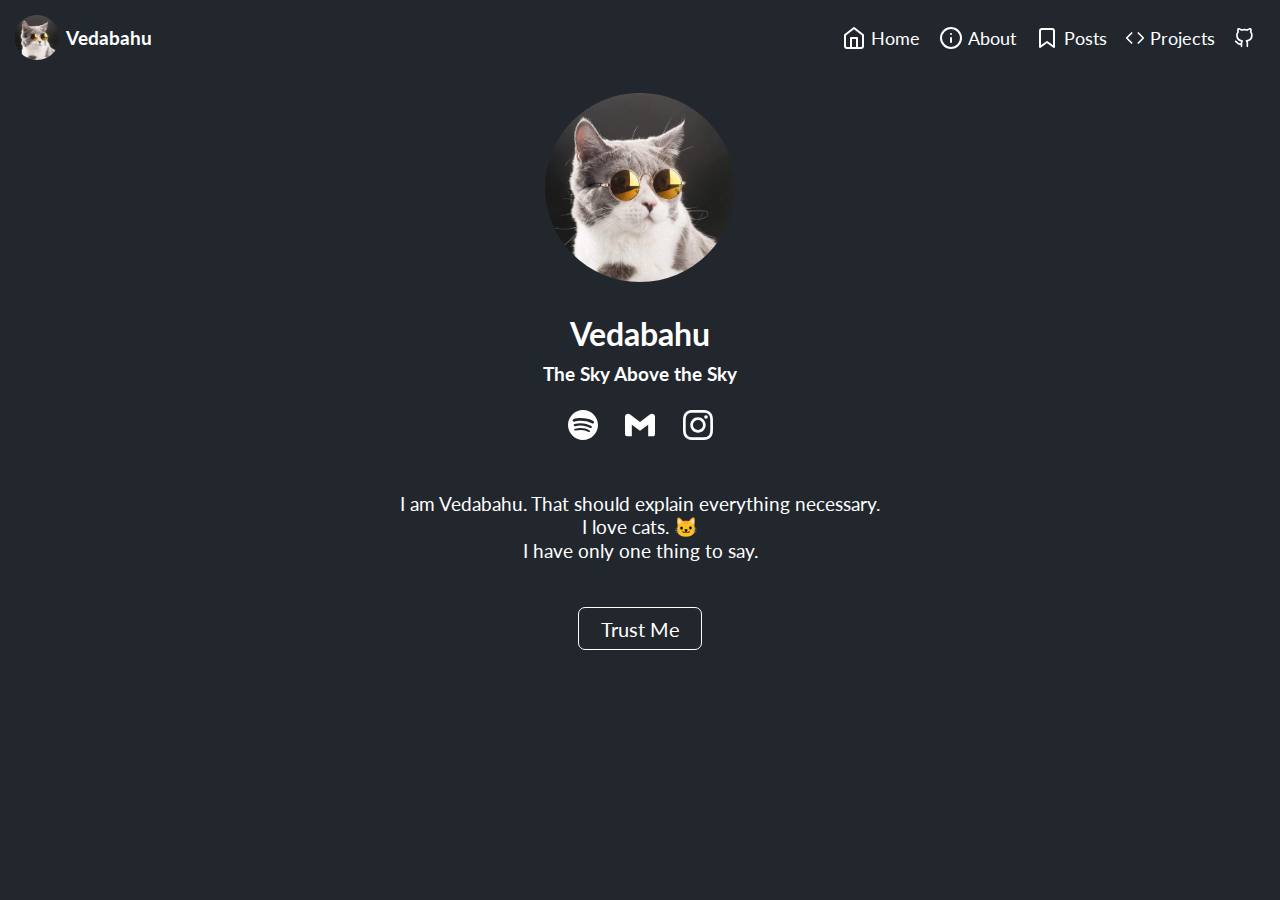
<file: index.html>
<!DOCTYPE html>
<html lang="en">
    <head>
        <meta charset="UTF-8" />
        <meta name="viewport" content="width=device-width, initial-scale=1.0" />
        <link rel="stylesheet" href="style.css" />
        <link rel="preconnect" href="https://fonts.googleapis.com" />
        <link rel="preconnect" href="https://fonts.gstatic.com" crossorigin />
        <link
            href="https://fonts.googleapis.com/css2?family=Lato:ital,wght@0,100;0,300;0,400;0,700;0,900;1,100;1,300;1,400;1,700;1,900&display=swap"
            rel="stylesheet"
        />
        <link rel="shortcut icon" href="79869936.jpeg" type="image/x-icon" />
        <title>Vedabahu</title>
    </head>
    <body>
        <header>
            <div class="intro">
                <img src="79869936.jpeg" alt="Avatar" />
                <h3>Vedabahu</h3>
            </div>
            <div class="links">
                <div class="nav-link">
                    <a href="./index.html">
                        <svg
                            xmlns="http://www.w3.org/2000/svg"
                            width="24"
                            height="24"
                            viewBox="0 0 24 24"
                            fill="none"
                            stroke="currentColor"
                            stroke-width="2"
                            stroke-linecap="round"
                            stroke-linejoin="round"
                            class="feather feather-home"
                        >
                            <path
                                d="M3 9l9-7 9 7v11a2 2 0 0 1-2 2H5a2 2 0 0 1-2-2z"
                            ></path>
                            <polyline points="9 22 9 12 15 12 15 22"></polyline>
                        </svg>
                        Home
                    </a>
                </div>
                <div class="nav-link">
                    <a href="about/index.html">
                        <svg
                            xmlns="http://www.w3.org/2000/svg"
                            width="24"
                            height="24"
                            viewBox="0 0 24 24"
                            fill="none"
                            stroke="currentColor"
                            stroke-width="2"
                            stroke-linecap="round"
                            stroke-linejoin="round"
                            class="feather feather-info"
                        >
                            <circle cx="12" cy="12" r="10"></circle>
                            <line x1="12" y1="16" x2="12" y2="12"></line>
                            <line x1="12" y1="8" x2="12.01" y2="8"></line>
                        </svg>
                        About
                    </a>
                </div>
                <div class="nav-link">
                    <a href="./posts/index.html">
                        <svg
                            xmlns="http://www.w3.org/2000/svg"
                            width="24"
                            height="24"
                            viewBox="0 0 24 24"
                            fill="none"
                            stroke="currentColor"
                            stroke-width="2"
                            stroke-linecap="round"
                            stroke-linejoin="round"
                            class="feather feather-bookmark"
                        >
                            <path
                                d="M19 21l-7-5-7 5V5a2 2 0 0 1 2-2h10a2 2 0 0 1 2 2z"
                            ></path>
                        </svg>
                        Posts
                    </a>
                </div>
                <div class="nav-link">
                    <a href="./projects/index.html">
                        <svg
                            xmlns="http://www.w3.org/2000/svg"
                            width="20"
                            height="20"
                            viewBox="0 0 24 24"
                            fill="none"
                            stroke-width="1"
                            stroke-linecap="round"
                            stroke-linejoin="round"
                            class="feather feather-code"
                        >
                            <polyline points="16 18 22 12 16 6"></polyline>
                            <polyline points="8 6 2 12 8 18"></polyline>
                        </svg>
                        Projects
                    </a>
                </div>
                <div class="nav-link">
                    <a
                        href="https://github.com/Vedabahu"
                        target="_blank"
                        rel="noopener noreferrer"
                    >
                        <svg
                            xmlns="http://www.w3.org/2000/svg"
                            width="20"
                            height="20"
                            viewBox="0 0 24 24"
                            fill="none"
                            stroke="currentColor"
                            stroke-width="1"
                            stroke-linecap="round"
                            stroke-linejoin="round"
                            class="feather feather-github"
                        >
                            <path
                                d="M9 19c-5 1.5-5-2.5-7-3m14 6v-3.87a3.37 3.37 0 0 0-.94-2.61c3.14-.35 6.44-1.54 6.44-7A5.44 5.44 0 0 0 20 4.77 5.07 5.07 0 0 0 19.91 1S18.73.65 16 2.48a13.38 13.38 0 0 0-7 0C6.27.65 5.09 1 5.09 1A5.07 5.07 0 0 0 5 4.77a5.44 5.44 0 0 0-1.5 3.78c0 5.42 3.3 6.61 6.44 7A3.37 3.37 0 0 0 9 18.13V22"
                            ></path>
                        </svg>
                    </a>
                </div>
            </div>
        </header>
        <main>
            <section class="big-stuff">
                <img src="79869936.jpeg" alt="Avatar" />
                <h1>Vedabahu</h1>
                <h3>The Sky Above the Sky</h3>
            </section>
            <section class="socials">
                <a
                    href="https://open.spotify.com/user/asuxtmcgi5pu4277693wv40zl?si=4770a7d207b64629"
                    target="_blank"
                    rel="noopener noreferrer"
                >
                    <svg
                        role="img"
                        viewBox="0 0 24 24"
                        xmlns="http://www.w3.org/2000/svg"
                    >
                        <title>Spotify</title>
                        <path
                            d="M12 0C5.4 0 0 5.4 0 12s5.4 12 12 12 12-5.4 12-12S18.66 0 12 0zm5.521 17.34c-.24.359-.66.48-1.021.24-2.82-1.74-6.36-2.101-10.561-1.141-.418.122-.779-.179-.899-.539-.12-.421.18-.78.54-.9 4.56-1.021 8.52-.6 11.64 1.32.42.18.479.659.301 1.02zm1.44-3.3c-.301.42-.841.6-1.262.3-3.239-1.98-8.159-2.58-11.939-1.38-.479.12-1.02-.12-1.14-.6-.12-.48.12-1.021.6-1.141C9.6 9.9 15 10.561 18.72 12.84c.361.181.54.78.241 1.2zm.12-3.36C15.24 8.4 8.82 8.16 5.16 9.301c-.6.179-1.2-.181-1.38-.721-.18-.601.18-1.2.72-1.381 4.26-1.26 11.28-1.02 15.721 1.621.539.3.719 1.02.419 1.56-.299.421-1.02.599-1.559.3z"
                        />
                    </svg>
                </a>

                <a href="mailto:23bcs112@iiitdwd.ac.in">
                    <svg
                        role="img"
                        viewBox="0 0 24 24"
                        xmlns="http://www.w3.org/2000/svg"
                    >
                        <title>Gmail</title>
                        <path
                            d="M24 5.457v13.909c0 .904-.732 1.636-1.636 1.636h-3.819V11.73L12 16.64l-6.545-4.91v9.273H1.636A1.636 1.636 0 0 1 0 19.366V5.457c0-2.023 2.309-3.178 3.927-1.964L5.455 4.64 12 9.548l6.545-4.91 1.528-1.145C21.69 2.28 24 3.434 24 5.457z"
                        />
                    </svg>
                </a>

                <a
                    href="https://www.instagram.com/vedabahu/"
                    target="_blank"
                    rel="noopener noreferrer"
                >
                    <svg
                        role="img"
                        viewBox="0 0 24 24"
                        xmlns="http://www.w3.org/2000/svg"
                    >
                        <title>Instagram</title>
                        <path
                            d="M7.0301.084c-1.2768.0602-2.1487.264-2.911.5634-.7888.3075-1.4575.72-2.1228 1.3877-.6652.6677-1.075 1.3368-1.3802 2.127-.2954.7638-.4956 1.6365-.552 2.914-.0564 1.2775-.0689 1.6882-.0626 4.947.0062 3.2586.0206 3.6671.0825 4.9473.061 1.2765.264 2.1482.5635 2.9107.308.7889.72 1.4573 1.388 2.1228.6679.6655 1.3365 1.0743 2.1285 1.38.7632.295 1.6361.4961 2.9134.552 1.2773.056 1.6884.069 4.9462.0627 3.2578-.0062 3.668-.0207 4.9478-.0814 1.28-.0607 2.147-.2652 2.9098-.5633.7889-.3086 1.4578-.72 2.1228-1.3881.665-.6682 1.0745-1.3378 1.3795-2.1284.2957-.7632.4966-1.636.552-2.9124.056-1.2809.0692-1.6898.063-4.948-.0063-3.2583-.021-3.6668-.0817-4.9465-.0607-1.2797-.264-2.1487-.5633-2.9117-.3084-.7889-.72-1.4568-1.3876-2.1228C21.2982 1.33 20.628.9208 19.8378.6165 19.074.321 18.2017.1197 16.9244.0645 15.6471.0093 15.236-.005 11.977.0014 8.718.0076 8.31.0215 7.0301.0839m.1402 21.6932c-1.17-.0509-1.8053-.2453-2.2287-.408-.5606-.216-.96-.4771-1.3819-.895-.422-.4178-.6811-.8186-.9-1.378-.1644-.4234-.3624-1.058-.4171-2.228-.0595-1.2645-.072-1.6442-.079-4.848-.007-3.2037.0053-3.583.0607-4.848.05-1.169.2456-1.805.408-2.2282.216-.5613.4762-.96.895-1.3816.4188-.4217.8184-.6814 1.3783-.9003.423-.1651 1.0575-.3614 2.227-.4171 1.2655-.06 1.6447-.072 4.848-.079 3.2033-.007 3.5835.005 4.8495.0608 1.169.0508 1.8053.2445 2.228.408.5608.216.96.4754 1.3816.895.4217.4194.6816.8176.9005 1.3787.1653.4217.3617 1.056.4169 2.2263.0602 1.2655.0739 1.645.0796 4.848.0058 3.203-.0055 3.5834-.061 4.848-.051 1.17-.245 1.8055-.408 2.2294-.216.5604-.4763.96-.8954 1.3814-.419.4215-.8181.6811-1.3783.9-.4224.1649-1.0577.3617-2.2262.4174-1.2656.0595-1.6448.072-4.8493.079-3.2045.007-3.5825-.006-4.848-.0608M16.953 5.5864A1.44 1.44 0 1 0 18.39 4.144a1.44 1.44 0 0 0-1.437 1.4424M5.8385 12.012c.0067 3.4032 2.7706 6.1557 6.173 6.1493 3.4026-.0065 6.157-2.7701 6.1506-6.1733-.0065-3.4032-2.771-6.1565-6.174-6.1498-3.403.0067-6.156 2.771-6.1496 6.1738M8 12.0077a4 4 0 1 1 4.008 3.9921A3.9996 3.9996 0 0 1 8 12.0077"
                        />
                    </svg>
                </a>
            </section>
        </main>

        <p>
            I am Vedabahu. That should explain everything necessary. <br />I
            love cats. 🐱 <br />
            I have only one thing to say.
        </p>

        <div class="centre-button">
            <a
                style="cursor: pointer"
                onclick="javascript: window.location = 'https://cat-bounce.com/';"
                >Trust Me</a
            >
        </div>
    </body>
</html>
</file>
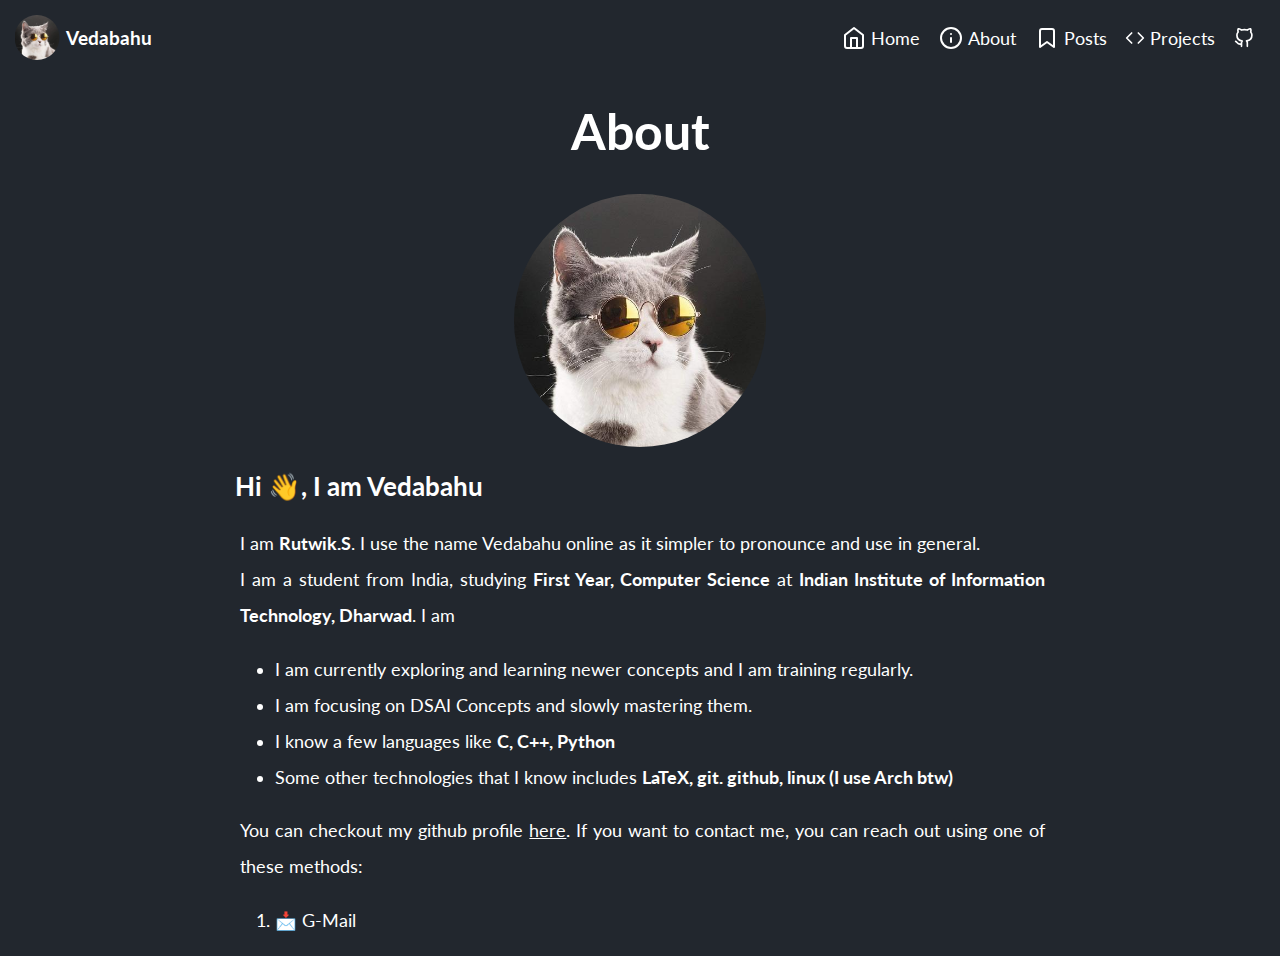
<file: about/index.html>
<!DOCTYPE html>
<html lang="en">
    <head>
        <meta charset="UTF-8" />
        <meta name="viewport" content="width=device-width, initial-scale=1.0" />
        <link rel="shortcut icon" href="../79869936.jpeg" type="image/x-icon" />
        <link rel="preconnect" href="https://fonts.googleapis.com" />
        <link rel="preconnect" href="https://fonts.gstatic.com" crossorigin />
        <link
            href="https://fonts.googleapis.com/css2?family=Lato:ital,wght@0,100;0,300;0,400;0,700;0,900;1,100;1,300;1,400;1,700;1,900&display=swap"
            rel="stylesheet"
        />
        <title>About me</title>
        <style>
            body {
                font-family: Lato, sans-serif;
                background-color: #22272e;
                color: #ffffff;
                min-height: calc(100vh - 30px);
            }

            header {
                display: flex;
                height: 3%;
                justify-content: space-between;
                /* padding-top: 10px; */
            }

            .intro {
                display: flex;
                min-width: 10%;
                max-width: 25%;
                margin: 0% 0% auto 0%;
                align-items: center;

                img {
                    width: 45px;
                    height: 45px;
                    border-radius: 50%;
                    padding: 0% 5%;
                }
            }

            .links {
                display: flex;
                min-width: 430px;
                width: 23%;
                justify-content: space-between;
                align-items: center;

                div {
                    padding-right: 3%;
                    justify-content: center;

                    svg {
                        fill: none;
                        stroke: #ffffff;
                        stroke-width: 2;
                        transition: 0.3s;
                        height: 35%;
                        padding-right: 5px;
                    }

                    a {
                        display: flex;
                        font-size: large;
                        color: #ffffff;
                        text-decoration: none;
                        transition: 0.3s;
                        align-items: center;
                    }

                    a:hover {
                        color: aqua;

                        svg {
                            stroke: aqua;
                        }
                    }
                }
            }

            h1 {
                text-align: center;
                font-size: calc(1.618 * 17.5px * 1.75); /* golden ratio */
            }

            .avatar {
                display: block;
                height: 20%;
                width: 20%;
                margin: 20px auto;
                border-radius: 50%;
            }

            .main-content {
                max-width: min(810px, 95dvh);
                font-size: 17.5px;
                margin: auto;
                line-height: 4dvh;
                text-align: justify;
                p {
                    padding-left: 5px;
                }

                a {
                    color: inherit;
                }

                strong {
                    font-weight: 700;
                }

                .mail {
                    text-decoration: none;
                }
            }
        </style>
    </head>

    <body>
        <header>
            <div class="intro">
                <img src="../79869936.jpeg" alt="Avatar" />
                <h3>Vedabahu</h3>
            </div>
            <div class="links">
                <div class="nav-link">
                    <a href="../index.html">
                        <svg
                            xmlns="http://www.w3.org/2000/svg"
                            width="24"
                            height="24"
                            viewBox="0 0 24 24"
                            fill="none"
                            stroke="currentColor"
                            stroke-width="2"
                            stroke-linecap="round"
                            stroke-linejoin="round"
                            class="feather feather-home"
                        >
                            <path
                                d="M3 9l9-7 9 7v11a2 2 0 0 1-2 2H5a2 2 0 0 1-2-2z"
                            ></path>
                            <polyline points="9 22 9 12 15 12 15 22"></polyline>
                        </svg>
                        Home
                    </a>
                </div>
                <div class="nav-link">
                    <a href="./index.html">
                        <svg
                            xmlns="http://www.w3.org/2000/svg"
                            width="24"
                            height="24"
                            viewBox="0 0 24 24"
                            fill="none"
                            stroke="currentColor"
                            stroke-width="2"
                            stroke-linecap="round"
                            stroke-linejoin="round"
                            class="feather feather-info"
                        >
                            <circle cx="12" cy="12" r="10"></circle>
                            <line x1="12" y1="16" x2="12" y2="12"></line>
                            <line x1="12" y1="8" x2="12.01" y2="8"></line>
                        </svg>
                        About
                    </a>
                </div>
                <div class="nav-link">
                    <a href="../posts/index.html">
                        <svg
                            xmlns="http://www.w3.org/2000/svg"
                            width="24"
                            height="24"
                            viewBox="0 0 24 24"
                            fill="none"
                            stroke="currentColor"
                            stroke-width="2"
                            stroke-linecap="round"
                            stroke-linejoin="round"
                            class="feather feather-bookmark"
                        >
                            <path
                                d="M19 21l-7-5-7 5V5a2 2 0 0 1 2-2h10a2 2 0 0 1 2 2z"
                            ></path>
                        </svg>
                        Posts
                    </a>
                </div>
                <div class="nav-link">
                    <a href="../projects/index.html">
                        <svg
                            xmlns="http://www.w3.org/2000/svg"
                            width="20"
                            height="20"
                            viewBox="0 0 24 24"
                            fill="none"
                            stroke-width="1"
                            stroke-linecap="round"
                            stroke-linejoin="round"
                            class="feather feather-code"
                        >
                            <polyline points="16 18 22 12 16 6"></polyline>
                            <polyline points="8 6 2 12 8 18"></polyline>
                        </svg>
                        Projects
                    </a>
                </div>
                <div class="nav-link">
                    <a
                        href="https://github.com/Vedabahu"
                        target="_blank"
                        rel="noopener noreferrer"
                    >
                        <svg
                            xmlns="http://www.w3.org/2000/svg"
                            width="20"
                            height="20"
                            viewBox="0 0 24 24"
                            fill="none"
                            stroke="currentColor"
                            stroke-width="1"
                            stroke-linecap="round"
                            stroke-linejoin="round"
                            class="feather feather-github"
                        >
                            <path
                                d="M9 19c-5 1.5-5-2.5-7-3m14 6v-3.87a3.37 3.37 0 0 0-.94-2.61c3.14-.35 6.44-1.54 6.44-7A5.44 5.44 0 0 0 20 4.77 5.07 5.07 0 0 0 19.91 1S18.73.65 16 2.48a13.38 13.38 0 0 0-7 0C6.27.65 5.09 1 5.09 1A5.07 5.07 0 0 0 5 4.77a5.44 5.44 0 0 0-1.5 3.78c0 5.42 3.3 6.61 6.44 7A3.37 3.37 0 0 0 9 18.13V22"
                            ></path>
                        </svg>
                    </a>
                </div>
            </div>
        </header>
        <h1>About</h1>
        <img src="../79869936.jpeg" alt="Avatar" class="avatar" />

        <div class="main-content">
            <h2>Hi 👋, I am Vedabahu</h2>
            <p>
                I am <strong>Rutwik.S</strong>. I use the name Vedabahu online
                as it simpler to pronounce and use in general. <br />
                I am a student from India, studying
                <strong>First Year, Computer Science</strong> at
                <strong
                    >Indian Institute of Information Technology, Dharwad</strong
                >. I am
            </p>

            <ul>
                <li>
                    I am currently exploring and learning newer concepts and I
                    am training regularly.
                </li>
                <li>
                    I am focusing on DSAI Concepts and slowly mastering them.
                </li>
                <li>
                    I know a few languages like <strong>C, C++, Python</strong>
                </li>
                <li>
                    Some other technologies that I know includes
                    <strong>LaTeX, git. github, linux (I use Arch btw)</strong>
                </li>
            </ul>

            <p>
                You can checkout my github profile
                <a
                    href="https://github.com/Vedabahu"
                    target="_blank"
                    rel="noopener noreferrer"
                    >here</a
                >. If you want to contact me, you can reach out using one of
                these methods:
            </p>

            <ol>
                <li>
                    <a href="mailto:23bcs112@iiitdwd.ac.in" class="mail"
                        >📩 G-Mail</a
                    >
                </li>
            </ol>
        </div>
    </body>
</html>
</file>
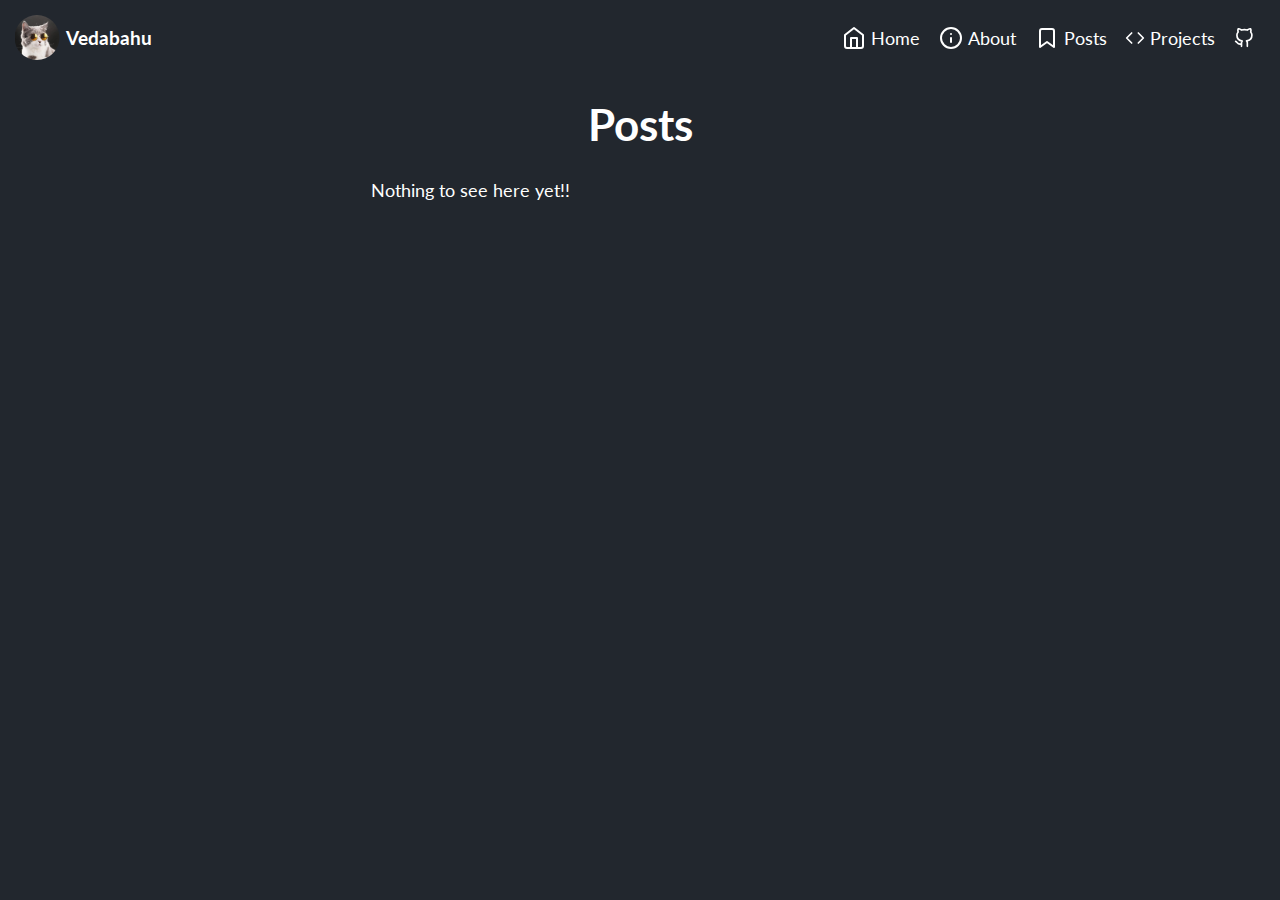
<file: posts/index.html>
<!DOCTYPE html>
<html lang="en">
    <head>
        <meta charset="UTF-8" />
        <meta name="viewport" content="width=device-width, initial-scale=1.0" />
        <link rel="shortcut icon" href="../79869936.jpeg" type="image/x-icon" />
        <link rel="preconnect" href="https://fonts.googleapis.com" />
        <link rel="preconnect" href="https://fonts.gstatic.com" crossorigin />
        <link
            href="https://fonts.googleapis.com/css2?family=Lato:ital,wght@0,100;0,300;0,400;0,700;0,900;1,100;1,300;1,400;1,700;1,900&display=swap"
            rel="stylesheet"
        />
        <title>Posts</title>
        <style>
            body {
                font-family: Lato, sans-serif;
                background-color: #22272e;
                color: #ffffff;
                min-height: calc(100vh - 30px);
            }

            header {
                display: flex;
                height: 3%;
                justify-content: space-between;
                /* padding-top: 10px; */
            }

            .intro {
                display: flex;
                min-width: 10%;
                max-width: 25%;
                margin: 0% 0% auto 0%;
                align-items: center;

                img {
                    width: 45px;
                    height: 45px;
                    border-radius: 50%;
                    padding: 0% 5%;
                }
            }

            .links {
                display: flex;
                min-width: 430px;
                width: 23%;
                justify-content: space-between;
                align-items: center;

                div {
                    padding-right: 3%;
                    justify-content: center;

                    svg {
                        fill: none;
                        stroke: #ffffff;
                        stroke-width: 2;
                        transition: 0.3s;
                        height: 35%;
                        padding-right: 5px;
                    }

                    a {
                        display: flex;
                        font-size: large;
                        color: #ffffff;
                        text-decoration: none;
                        transition: 0.3s;
                        align-items: center;
                    }

                    a:hover {
                        color: aqua;

                        svg {
                            stroke: aqua;
                        }
                    }
                }
            }

            h1 {
                text-align: center;
                font-size: calc(1.681 * 17.5px * 1.5);
            }

            p {
                font-size: 17.5px;
                max-width: 42.1dvw;
                margin: auto;
            }
        </style>
    </head>
    <body>
        <header>
            <div class="intro">
                <img src="../79869936.jpeg" alt="Avatar" />
                <h3>Vedabahu</h3>
            </div>
            <div class="links">
                <div class="nav-link">
                    <a href="../index.html">
                        <svg
                            xmlns="http://www.w3.org/2000/svg"
                            width="24"
                            height="24"
                            viewBox="0 0 24 24"
                            fill="none"
                            stroke="currentColor"
                            stroke-width="2"
                            stroke-linecap="round"
                            stroke-linejoin="round"
                            class="feather feather-home"
                        >
                            <path
                                d="M3 9l9-7 9 7v11a2 2 0 0 1-2 2H5a2 2 0 0 1-2-2z"
                            ></path>
                            <polyline points="9 22 9 12 15 12 15 22"></polyline>
                        </svg>
                        Home
                    </a>
                </div>
                <div class="nav-link">
                    <a href="../about/index.html">
                        <svg
                            xmlns="http://www.w3.org/2000/svg"
                            width="24"
                            height="24"
                            viewBox="0 0 24 24"
                            fill="none"
                            stroke="currentColor"
                            stroke-width="2"
                            stroke-linecap="round"
                            stroke-linejoin="round"
                            class="feather feather-info"
                        >
                            <circle cx="12" cy="12" r="10"></circle>
                            <line x1="12" y1="16" x2="12" y2="12"></line>
                            <line x1="12" y1="8" x2="12.01" y2="8"></line>
                        </svg>
                        About
                    </a>
                </div>
                <div class="nav-link">
                    <a href="./index.html">
                        <svg
                            xmlns="http://www.w3.org/2000/svg"
                            width="24"
                            height="24"
                            viewBox="0 0 24 24"
                            fill="none"
                            stroke="currentColor"
                            stroke-width="2"
                            stroke-linecap="round"
                            stroke-linejoin="round"
                            class="feather feather-bookmark"
                        >
                            <path
                                d="M19 21l-7-5-7 5V5a2 2 0 0 1 2-2h10a2 2 0 0 1 2 2z"
                            ></path>
                        </svg>
                        Posts
                    </a>
                </div>
                <div class="nav-link">
                    <a href="../projects/index.html">
                        <svg
                            xmlns="http://www.w3.org/2000/svg"
                            width="20"
                            height="20"
                            viewBox="0 0 24 24"
                            fill="none"
                            stroke-width="1"
                            stroke-linecap="round"
                            stroke-linejoin="round"
                            class="feather feather-code"
                        >
                            <polyline points="16 18 22 12 16 6"></polyline>
                            <polyline points="8 6 2 12 8 18"></polyline>
                        </svg>
                        Projects
                    </a>
                </div>
                <div class="nav-link">
                    <a
                        href="https://github.com/Vedabahu"
                        target="_blank"
                        rel="noopener noreferrer"
                    >
                        <svg
                            xmlns="http://www.w3.org/2000/svg"
                            width="20"
                            height="20"
                            viewBox="0 0 24 24"
                            fill="none"
                            stroke="currentColor"
                            stroke-width="1"
                            stroke-linecap="round"
                            stroke-linejoin="round"
                            class="feather feather-github"
                        >
                            <path
                                d="M9 19c-5 1.5-5-2.5-7-3m14 6v-3.87a3.37 3.37 0 0 0-.94-2.61c3.14-.35 6.44-1.54 6.44-7A5.44 5.44 0 0 0 20 4.77 5.07 5.07 0 0 0 19.91 1S18.73.65 16 2.48a13.38 13.38 0 0 0-7 0C6.27.65 5.09 1 5.09 1A5.07 5.07 0 0 0 5 4.77a5.44 5.44 0 0 0-1.5 3.78c0 5.42 3.3 6.61 6.44 7A3.37 3.37 0 0 0 9 18.13V22"
                            ></path>
                        </svg>
                    </a>
                </div>
            </div>
        </header>
        <h1>Posts</h1>
        <p>Nothing to see here yet!!</p>
    </body>
</html>
</file>
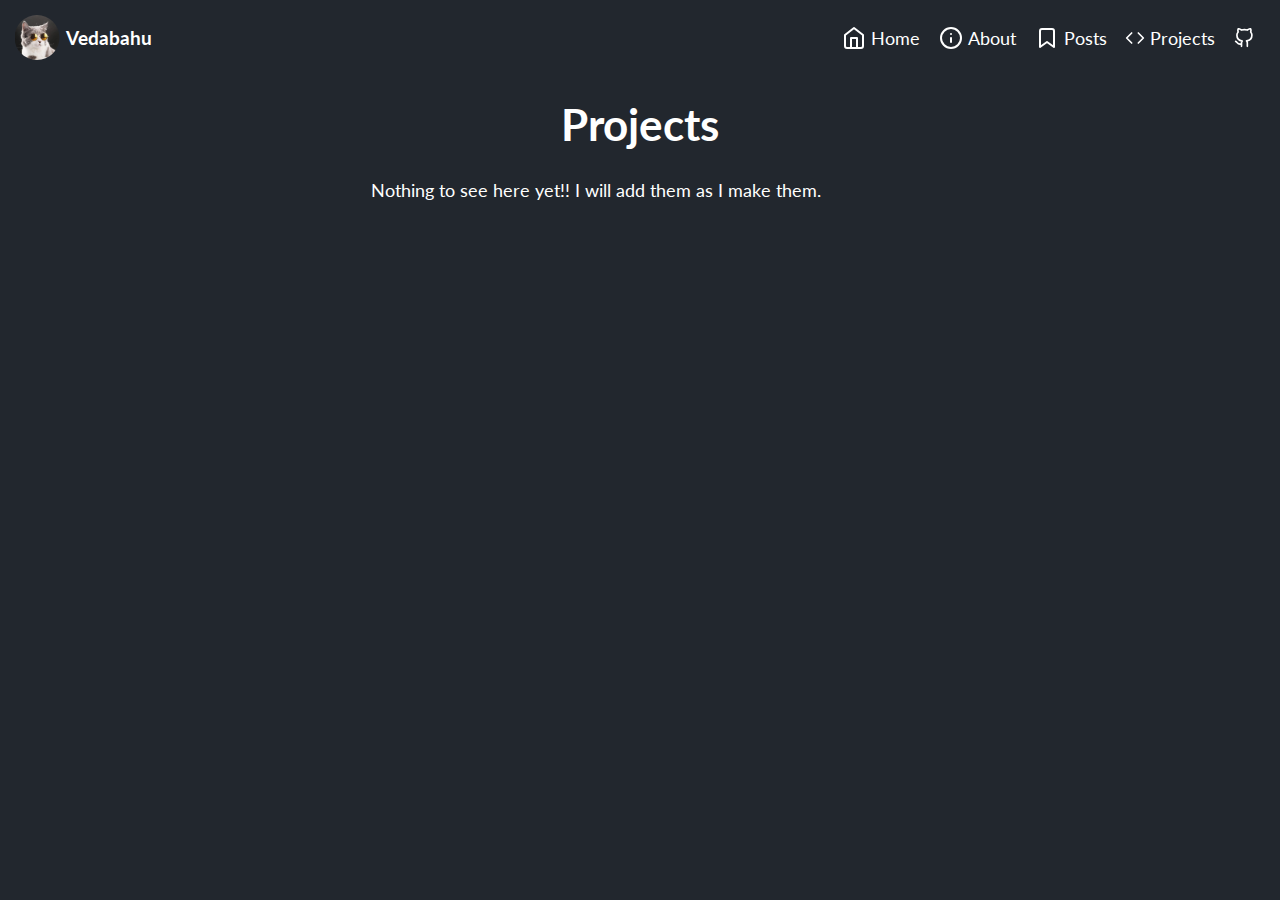
<file: projects/index.html>
<!DOCTYPE html>
<html lang="en">
    <head>
        <meta charset="UTF-8" />
        <meta name="viewport" content="width=device-width, initial-scale=1.0" />
        <link rel="shortcut icon" href="../79869936.jpeg" type="image/x-icon" />
        <link rel="preconnect" href="https://fonts.googleapis.com" />
        <link rel="preconnect" href="https://fonts.gstatic.com" crossorigin />
        <link
            href="https://fonts.googleapis.com/css2?family=Lato:ital,wght@0,100;0,300;0,400;0,700;0,900;1,100;1,300;1,400;1,700;1,900&display=swap"
            rel="stylesheet"
        />
        <title>Projects</title>
        <style>
            body {
                font-family: Lato, sans-serif;
                background-color: #22272e;
                color: #ffffff;
                min-height: calc(100vh - 30px);
            }

            header {
                display: flex;
                height: 3%;
                justify-content: space-between;
                /* padding-top: 10px; */
            }

            .intro {
                display: flex;
                min-width: 10%;
                max-width: 25%;
                margin: 0% 0% auto 0%;
                align-items: center;

                img {
                    width: 45px;
                    height: 45px;
                    border-radius: 50%;
                    padding: 0% 5%;
                }
            }

            .links {
                display: flex;
                min-width: 430px;
                width: 23%;
                justify-content: space-between;
                align-items: center;

                div {
                    padding-right: 3%;
                    justify-content: center;

                    svg {
                        fill: none;
                        stroke: #ffffff;
                        stroke-width: 2;
                        transition: 0.3s;
                        height: 35%;
                        padding-right: 5px;
                    }

                    a {
                        display: flex;
                        font-size: large;
                        color: #ffffff;
                        text-decoration: none;
                        transition: 0.3s;
                        align-items: center;
                    }

                    a:hover {
                        color: aqua;

                        svg {
                            stroke: aqua;
                        }
                    }
                }
            }

            h1 {
                text-align: center;
                font-size: calc(1.681 * 17.5px * 1.5);
            }

            p {
                font-size: 17.5px;
                max-width: 42.1dvw;
                margin: auto;
            }
        </style>
    </head>
    <body>
        <header>
            <div class="intro">
                <img src="../79869936.jpeg" alt="Avatar" />
                <h3>Vedabahu</h3>
            </div>
            <div class="links">
                <div class="nav-link">
                    <a href="../index.html">
                        <svg
                            xmlns="http://www.w3.org/2000/svg"
                            width="24"
                            height="24"
                            viewBox="0 0 24 24"
                            fill="none"
                            stroke="currentColor"
                            stroke-width="2"
                            stroke-linecap="round"
                            stroke-linejoin="round"
                            class="feather feather-home"
                        >
                            <path
                                d="M3 9l9-7 9 7v11a2 2 0 0 1-2 2H5a2 2 0 0 1-2-2z"
                            ></path>
                            <polyline points="9 22 9 12 15 12 15 22"></polyline>
                        </svg>
                        Home
                    </a>
                </div>
                <div class="nav-link">
                    <a href="../about/index.html">
                        <svg
                            xmlns="http://www.w3.org/2000/svg"
                            width="24"
                            height="24"
                            viewBox="0 0 24 24"
                            fill="none"
                            stroke="currentColor"
                            stroke-width="2"
                            stroke-linecap="round"
                            stroke-linejoin="round"
                            class="feather feather-info"
                        >
                            <circle cx="12" cy="12" r="10"></circle>
                            <line x1="12" y1="16" x2="12" y2="12"></line>
                            <line x1="12" y1="8" x2="12.01" y2="8"></line>
                        </svg>
                        About
                    </a>
                </div>
                <div class="nav-link">
                    <a href="../posts/index.html">
                        <svg
                            xmlns="http://www.w3.org/2000/svg"
                            width="24"
                            height="24"
                            viewBox="0 0 24 24"
                            fill="none"
                            stroke="currentColor"
                            stroke-width="2"
                            stroke-linecap="round"
                            stroke-linejoin="round"
                            class="feather feather-bookmark"
                        >
                            <path
                                d="M19 21l-7-5-7 5V5a2 2 0 0 1 2-2h10a2 2 0 0 1 2 2z"
                            ></path>
                        </svg>
                        Posts
                    </a>
                </div>
                <div class="nav-link">
                    <a href="./index.html">
                        <svg
                            xmlns="http://www.w3.org/2000/svg"
                            width="20"
                            height="20"
                            viewBox="0 0 24 24"
                            fill="none"
                            stroke-width="1"
                            stroke-linecap="round"
                            stroke-linejoin="round"
                            class="feather feather-code"
                        >
                            <polyline points="16 18 22 12 16 6"></polyline>
                            <polyline points="8 6 2 12 8 18"></polyline>
                        </svg>
                        Projects
                    </a>
                </div>
                <div class="nav-link">
                    <a
                        href="https://github.com/Vedabahu"
                        target="_blank"
                        rel="noopener noreferrer"
                    >
                        <svg
                            xmlns="http://www.w3.org/2000/svg"
                            width="20"
                            height="20"
                            viewBox="0 0 24 24"
                            fill="none"
                            stroke="currentColor"
                            stroke-width="1"
                            stroke-linecap="round"
                            stroke-linejoin="round"
                            class="feather feather-github"
                        >
                            <path
                                d="M9 19c-5 1.5-5-2.5-7-3m14 6v-3.87a3.37 3.37 0 0 0-.94-2.61c3.14-.35 6.44-1.54 6.44-7A5.44 5.44 0 0 0 20 4.77 5.07 5.07 0 0 0 19.91 1S18.73.65 16 2.48a13.38 13.38 0 0 0-7 0C6.27.65 5.09 1 5.09 1A5.07 5.07 0 0 0 5 4.77a5.44 5.44 0 0 0-1.5 3.78c0 5.42 3.3 6.61 6.44 7A3.37 3.37 0 0 0 9 18.13V22"
                            ></path>
                        </svg>
                    </a>
                </div>
            </div>
        </header>
        <h1>Projects</h1>
        <p>Nothing to see here yet!! I will add them as I make them.</p>
    </body>
</html>
</file>
<file: style.css>
body {
    font-family: Lato, sans-serif;
    background-color: #22272e;
    color: #ffffff;
    min-height: calc(100vh - 30px);
}

header {
    display: flex;
    height: 3%;
    justify-content: space-between;
    /* padding-top: 10px; */
}

.intro {
    display: flex;
    min-width: 10%;
    max-width: 25%;
    margin: 0% 0% auto 0%;
    align-items: center;

    img {
        width: 45px;
        height: 45px;
        border-radius: 50%;
        padding: 0% 5%;
    }
}

.links {
    display: flex;
    min-width: 430px;
    width: 23%;
    justify-content: space-between;
    align-items: center;

    div {
        padding-right: 3%;
        justify-content: center;

        svg {
            fill: none;
            stroke: #ffffff;
            stroke-width: 2;
            transition: 0.3s;
            height: 35%;
            padding-right: 5px;
        }

        a {
            display: flex;
            font-size: large;
            color: #ffffff;
            text-decoration: none;
            transition: 0.3s;
            align-items: center;
        }

        a:hover {
            color: aqua;

            svg {
                stroke: aqua;
            }
        }
    }
}

.big-stuff {
    display: block;
    width: 50%;
    margin: 2% auto;
    img {
        display: flex;
        width: 30%;
        border-radius: 50%;
        margin: 0% auto 5% auto;
    }

    h3,
    h1 {
        width: fit-content;
        margin: 10px auto;
    }
}

.socials {
    display: flex;
    min-width: 200px;
    width: 10%;
    justify-content: space-evenly;
    margin: 0px auto;
    svg {
        width: 30px;
        /* stroke: #ffffff; */
        fill: #ffffff;
        transition: 0.3s;
    }

    svg:hover {
        fill: aqua;
    }
}

p {
    text-align: center;
    padding-top: 30px;
    font-size: larger;
}

.centre-button {
    display: flex;
    a {
        text-decoration: none;
        padding: 0.7% 1.7%;
        background: none;
        color: #ffffff;
        font-family: inherit;
        font-size: 20px;
        border: 1px solid #ffffff;
        border-radius: 7px;
        margin: 2% auto;
        transition: 0.3s;
    }

    a:hover {
        color: aqua;
        border-color: aqua;
    }
}
</file>
